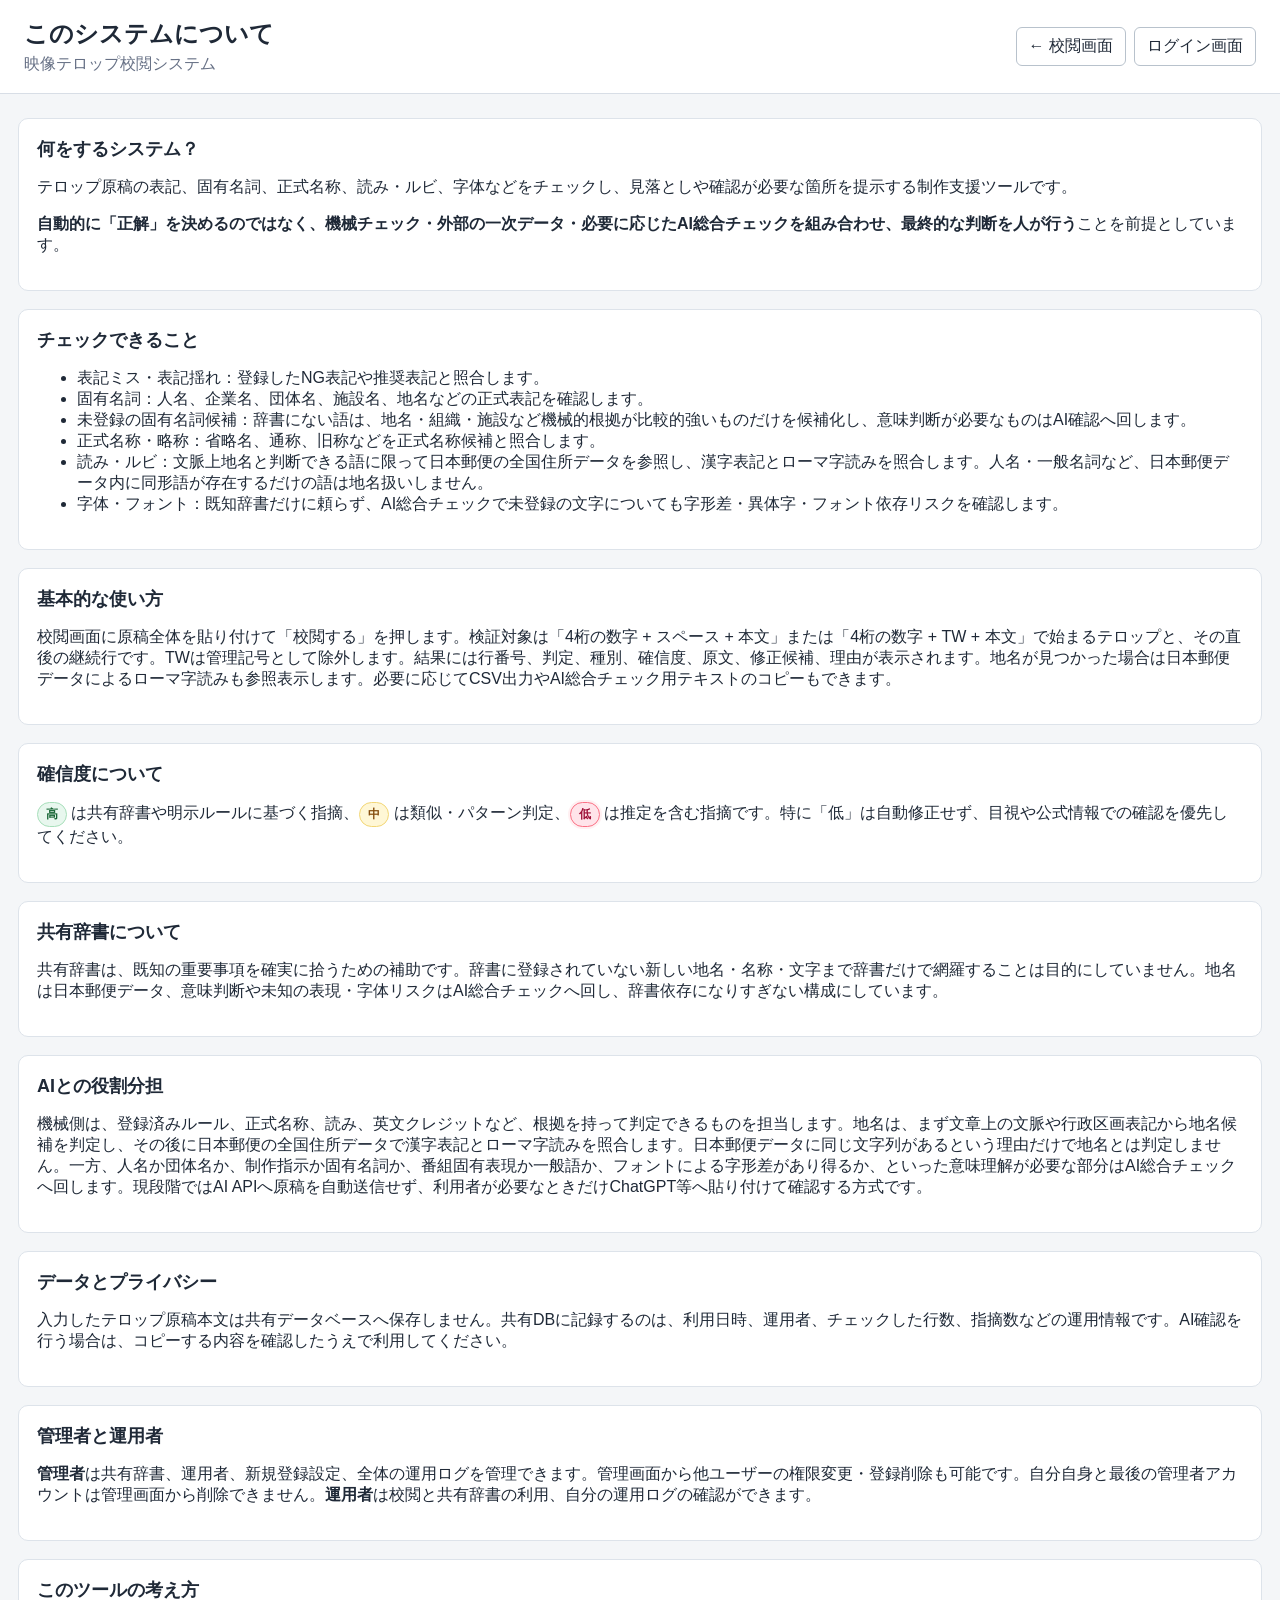
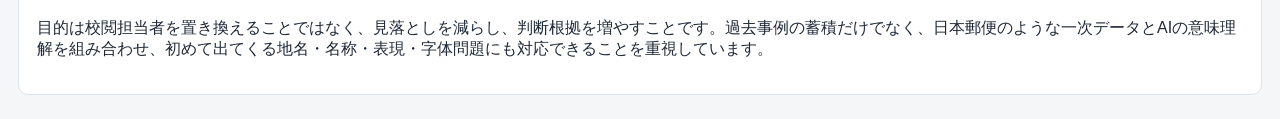
<file: about.html>
<!doctype html>
<html lang="ja">
<head>
  <meta charset="utf-8" />
  <meta name="viewport" content="width=device-width,initial-scale=1" />
  <title>このシステムについて | 映像テロップ校閲システム</title>
  <link rel="stylesheet" href="./src/style.css?v=20260928-1113" />
</head>
<body>
  <header>
    <div>
      <h1>このシステムについて</h1>
      <p>映像テロップ校閲システム</p>
    </div>
    <div class="header-actions">
      <a class="settings-link" href="./index.html">← 校閲画面</a>
      <a class="settings-link" href="./auth.html">ログイン画面</a>
    </div>
  </header>
  <main>
    <section class="panel">
      <h2>何をするシステム？</h2>
      <p>テロップ原稿の表記、固有名詞、正式名称、読み・ルビ、字体などをチェックし、見落としや確認が必要な箇所を提示する制作支援ツールです。</p>
      <p><strong>自動的に「正解」を決めるのではなく、機械チェック・外部の一次データ・必要に応じたAI総合チェックを組み合わせ、最終的な判断を人が行う</strong>ことを前提としています。</p>
    </section>
    <section class="panel">
      <h2>チェックできること</h2>
      <ul>
        <li>表記ミス・表記揺れ：登録したNG表記や推奨表記と照合します。</li>
        <li>固有名詞：人名、企業名、団体名、施設名、地名などの正式表記を確認します。</li>
        <li>未登録の固有名詞候補：辞書にない語は、地名・組織・施設など機械的根拠が比較的強いものだけを候補化し、意味判断が必要なものはAI確認へ回します。</li>
        <li>正式名称・略称：省略名、通称、旧称などを正式名称候補と照合します。</li>
        <li>読み・ルビ：文脈上地名と判断できる語に限って日本郵便の全国住所データを参照し、漢字表記とローマ字読みを照合します。人名・一般名詞など、日本郵便データ内に同形語が存在するだけの語は地名扱いしません。</li>
        <li>字体・フォント：既知辞書だけに頼らず、AI総合チェックで未登録の文字についても字形差・異体字・フォント依存リスクを確認します。</li>
      </ul>
    </section>
    <section class="panel">
      <h2>基本的な使い方</h2>
      <p>校閲画面に原稿全体を貼り付けて「校閲する」を押します。検証対象は「4桁の数字 + スペース + 本文」または「4桁の数字 + TW + 本文」で始まるテロップと、その直後の継続行です。TWは管理記号として除外します。結果には行番号、判定、種別、確信度、原文、修正候補、理由が表示されます。地名が見つかった場合は日本郵便データによるローマ字読みも参照表示します。必要に応じてCSV出力やAI総合チェック用テキストのコピーもできます。</p>
    </section>
    <section class="panel">
      <h2>確信度について</h2>
      <p><b class="confidence-badge confidence-high">高</b> は共有辞書や明示ルールに基づく指摘、<b class="confidence-badge confidence-medium">中</b> は類似・パターン判定、<b class="confidence-badge confidence-low">低</b> は推定を含む指摘です。特に「低」は自動修正せず、目視や公式情報での確認を優先してください。</p>
    </section>
    <section class="panel">
      <h2>共有辞書について</h2>
      <p>共有辞書は、既知の重要事項を確実に拾うための補助です。辞書に登録されていない新しい地名・名称・文字まで辞書だけで網羅することは目的にしていません。地名は日本郵便データ、意味判断や未知の表現・字体リスクはAI総合チェックへ回し、辞書依存になりすぎない構成にしています。</p>
    </section>
    <section class="panel">
      <h2>AIとの役割分担</h2>
      <p>機械側は、登録済みルール、正式名称、読み、英文クレジットなど、根拠を持って判定できるものを担当します。地名は、まず文章上の文脈や行政区画表記から地名候補を判定し、その後に日本郵便の全国住所データで漢字表記とローマ字読みを照合します。日本郵便データに同じ文字列があるという理由だけで地名とは判定しません。一方、人名か団体名か、制作指示か固有名詞か、番組固有表現か一般語か、フォントによる字形差があり得るか、といった意味理解が必要な部分はAI総合チェックへ回します。現段階ではAI APIへ原稿を自動送信せず、利用者が必要なときだけChatGPT等へ貼り付けて確認する方式です。</p>
    </section>
    <section class="panel">
      <h2>データとプライバシー</h2>
      <p>入力したテロップ原稿本文は共有データベースへ保存しません。共有DBに記録するのは、利用日時、運用者、チェックした行数、指摘数などの運用情報です。AI確認を行う場合は、コピーする内容を確認したうえで利用してください。</p>
    </section>
    <section class="panel">
      <h2>管理者と運用者</h2>
      <p><strong>管理者</strong>は共有辞書、運用者、新規登録設定、全体の運用ログを管理できます。管理画面から他ユーザーの権限変更・登録削除も可能です。自分自身と最後の管理者アカウントは管理画面から削除できません。<strong>運用者</strong>は校閲と共有辞書の利用、自分の運用ログの確認ができます。</p>
    </section>
    <section class="panel">
      <h2>このツールの考え方</h2>
      <p>目的は校閲担当者を置き換えることではなく、見落としを減らし、判断根拠を増やすことです。過去事例の蓄積だけでなく、日本郵便のような一次データとAIの意味理解を組み合わせ、初めて出てくる地名・名称・表現・字体問題にも対応できることを重視しています。</p>
    </section>
  </main>
</body>
</html>
</file>
<file: src/style.css>
:root{
  font-family:-apple-system,BlinkMacSystemFont,"Segoe UI","Hiragino Kaku Gothic ProN","Yu Gothic",sans-serif;
  color:#1f2937;background:#f4f6f8;
}
*{box-sizing:border-box}
body{margin:0}
header{
  background:#fff;border-bottom:1px solid #d8dee6;padding:18px 24px;
  display:flex;gap:24px;justify-content:space-between;align-items:center
}
h1{font-size:24px;margin:0 0 4px}
header p{margin:0;color:#667085}
main{max-width:1280px;margin:24px auto;padding:0 18px}
.panel{background:#fff;border:1px solid #dde3ea;border-radius:10px;padding:18px;margin-bottom:18px}
h2{font-size:18px;margin:0 0 14px}
textarea,input,select{width:100%;border:1px solid #cbd5e1;border-radius:6px;padding:9px;font:inherit;background:#fff}
textarea{resize:vertical}
button,.settings-link{
  border:1px solid #b8c2cc;background:#fff;border-radius:6px;padding:8px 12px;
  cursor:pointer;font:inherit;color:#1f2937
}
button.primary{background:#1d4ed8;color:white;border-color:#1d4ed8}
button:disabled{opacity:.55;cursor:not-allowed}
.settings-link{display:inline-flex;text-decoration:none;align-items:center;justify-content:center;white-space:nowrap}
.actions{display:flex;gap:8px;margin-top:12px;flex-wrap:wrap}
.header-actions{display:flex;gap:8px;align-items:center;flex-wrap:wrap;justify-content:flex-end}
.user-badge{font-size:13px;background:#eef2ff;border:1px solid #c7d2fe;padding:7px 10px;border-radius:999px}
.grid2{display:grid;grid-template-columns:1fr 1fr;gap:24px}
.inline-form{display:grid;grid-template-columns:1fr 1fr auto;gap:8px;margin-bottom:12px}
.inline-form.four-cols{grid-template-columns:1fr 1fr 1.2fr auto}
table{width:100%;border-collapse:collapse;font-size:14px}
th,td{border-bottom:1px solid #e5e7eb;text-align:left;padding:8px;vertical-align:top}
th{background:#f8fafc}
.table-wrap{overflow:auto}
.badge{display:inline-block;border-radius:999px;padding:2px 8px;font-size:12px;font-weight:600}
.badge.ng{background:#fee2e2;color:#991b1b}
.badge.warn{background:#fef3c7;color:#92400e}
.badge.info{background:#e0f2fe;color:#075985}
.summary{padding:10px;background:#f8fafc;border-radius:6px;margin-bottom:12px}
.hint{color:#667085;font-size:13px}
.small-delete{padding:3px 7px;font-size:12px}
.hidden{display:none!important}
.system-message{padding:10px 12px;margin-bottom:16px;border-radius:7px;background:#eef2ff;border:1px solid #c7d2fe}
.system-message.error{background:#fff1f2;border-color:#fecdd3;color:#9f1239}
.system-message.success{background:#f0fdf4;border-color:#bbf7d0;color:#166534}
.section-title-row{display:flex;justify-content:space-between;gap:12px;align-items:start}
.section-title-row h2{margin-bottom:4px}
.self-mark{font-size:11px;background:#e5e7eb;border-radius:999px;padding:2px 6px}
.confidence-legend{
  display:flex;gap:14px;flex-wrap:wrap;align-items:center;padding:9px 10px;margin:0 0 10px;
  border:1px solid #e5e7eb;border-radius:6px;background:#fff;font-size:12px;color:#475569
}
.confidence-badge{
  display:inline-block;white-space:nowrap;border-radius:999px;padding:3px 8px;
  font-size:12px;font-weight:700;border:1px solid transparent
}
.confidence-badge.confidence-high{background:#e8f7ee;color:#166534;border-color:#a7dfba}
.confidence-badge.confidence-medium{background:#fff7d6;color:#854d0e;border-color:#f2d675}
.confidence-badge.confidence-low{
  background:#ffe4ea;color:#9f1239;border-color:#fb7185;box-shadow:0 0 0 2px rgba(244,63,94,.08)
}
tr.confidence-low td{background:#fff5f7}
tr.confidence-low td:first-child{border-left:4px solid #e11d48}
tr.confidence-medium td{background:#fffdf3}
.summary-count{display:inline-block;margin-left:8px;border-radius:999px;padding:2px 7px;font-size:12px;font-weight:700}
.summary-count.high{background:#e8f7ee;color:#166534}
.summary-count.medium{background:#fff7d6;color:#854d0e}
.summary-count.low{background:#ffe4ea;color:#9f1239}
.summary-count.reference{background:#e0f2fe;color:#075985}
.low-note{display:block;margin-top:6px;color:#9f1239;font-weight:600}

/* auth */
.auth-page{min-height:100vh;display:grid;place-items:center;padding:20px}
.auth-shell{width:100%;max-width:460px;margin:0;padding:0}
.auth-card h1{font-size:23px}
.auth-card form{display:grid;gap:12px;margin-top:16px}
.auth-card label{display:grid;gap:5px;font-size:13px}
.full{width:100%}
.auth-tabs{display:grid;grid-template-columns:1fr 1fr;gap:6px;margin-top:18px}
.auth-tabs .tab.active{background:#1f2937;color:#fff;border-color:#1f2937}

@media(max-width:800px){
  header{display:block}
  .header-actions{margin-top:12px;justify-content:flex-start}
  .grid2{grid-template-columns:1fr}
  .inline-form,.inline-form.four-cols{grid-template-columns:1fr}
  .section-title-row{display:block}
  .section-title-row button{margin-top:8px}
}

.toggle-row{
  display:flex;
  align-items:center;
  gap:8px;
  font-size:14px;
  white-space:nowrap;
}
.toggle-row input{
  width:auto;
  transform:scale(1.15);
}
</file>
